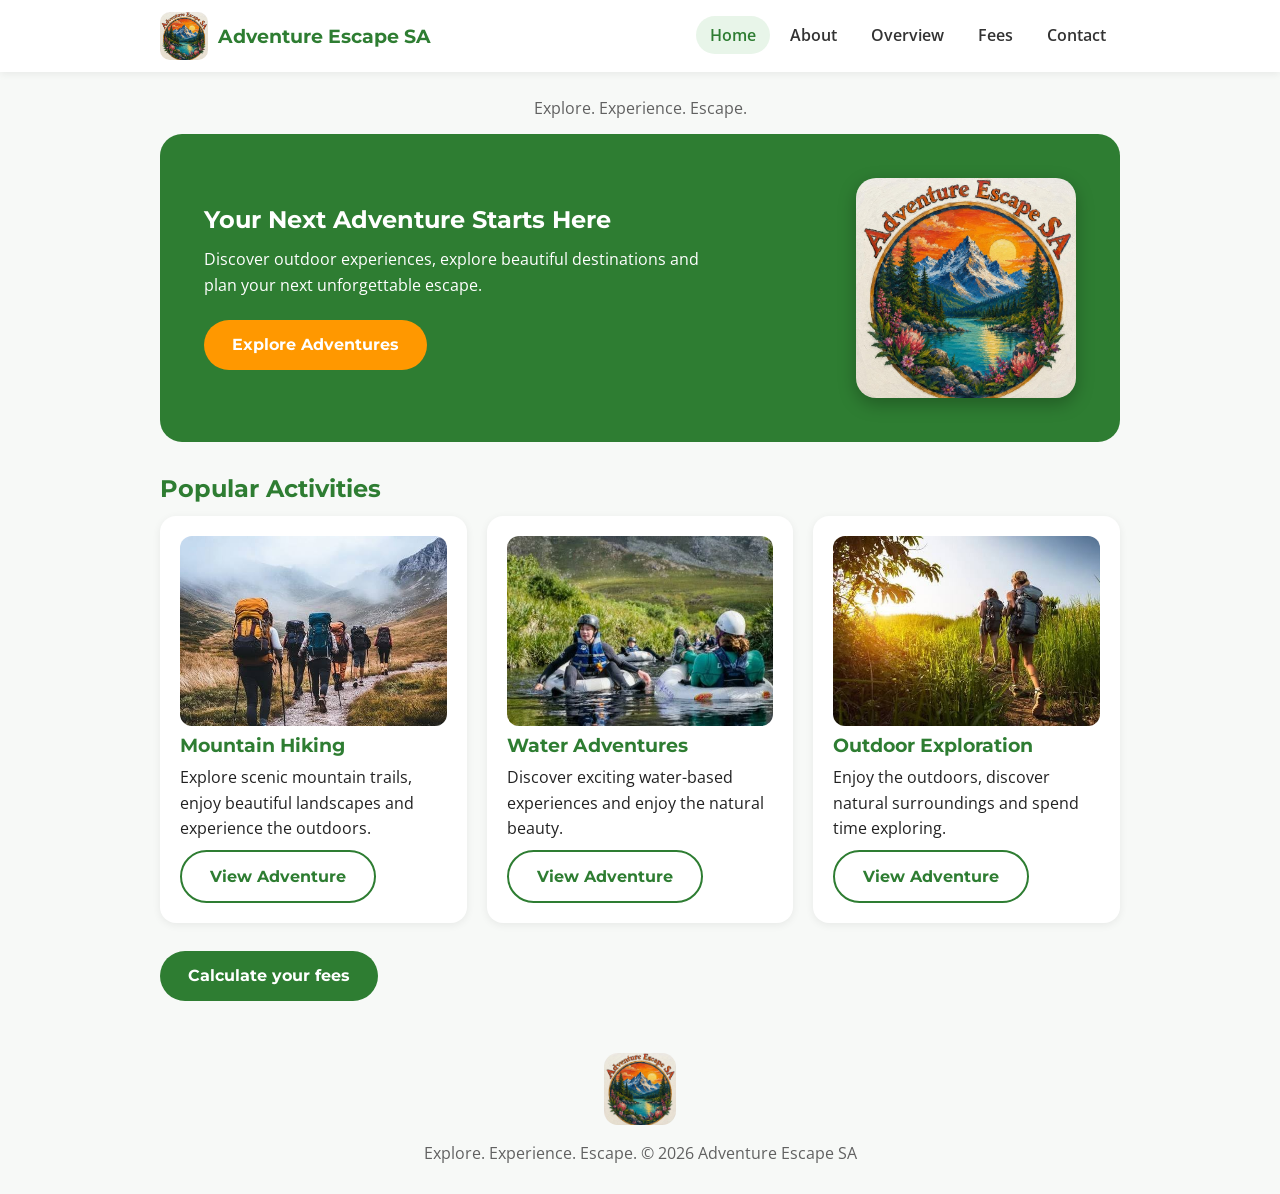
<file: index.html>
<!DOCTYPE html><html lang="en"><head><meta charset="UTF-8"><meta name="viewport" content="width=device-width,initial-scale=1"><title>Home | Adventure Escape SA</title><link href="https://fonts.googleapis.com/css2?family=Montserrat:wght@700&family=Open+Sans:wght@400;600&display=swap" rel="stylesheet"><link rel="icon" type="image/png" href="images/favicon.png"><link rel="stylesheet" href="style.css"></head><body>
<header><nav><a class="brand" href="index.html"><img class="brand-logo" src="images/logo.jpg" alt="" width="48" height="48"><span>Adventure Escape SA</span></a><ul><li><a class="active" href="index.html">Home</a></li><li><a href="about.html">About</a></li><li><a href="overview.html">Overview</a></li><li><a href="fees.html">Fees</a></li><li><a href="contact.html">Contact</a></li></ul></nav></header><main>
<p class="tag">Explore. Experience. Escape.</p>
<section class="hero hero-split"><div><h1>Your Next Adventure Starts Here</h1><p>Discover outdoor experiences, explore beautiful destinations and plan your next unforgettable escape.</p><a class="btn" href="overview.html">Explore Adventures</a></div><img class="hero-logo" src="images/logo.jpg" alt="Adventure Escape SA logo: a mountain lake at sunset" width="220" height="220"></section>
<h2>Popular Activities</h2>
<div class="grid">
<div class="card"><img class="card-img" src="images/hiking.jpg" alt="Hikers with backpacks walking along a misty mountain trail" loading="lazy"><h3>Mountain Hiking</h3><p>Explore scenic mountain trails, enjoy beautiful landscapes and experience the outdoors.</p><a class="btn outline" href="activity.html?a=hiking">View Adventure</a></div>
<div class="card"><img class="card-img" src="images/water.jpg" alt="Two people tubing down a calm river wearing helmets and life jackets" loading="lazy"><h3>Water Adventures</h3><p>Discover exciting water-based experiences and enjoy the natural beauty.</p><a class="btn outline" href="activity.html?a=water">View Adventure</a></div>
<div class="card"><img class="card-img" src="images/outdoor.jpg" alt="Two hikers walking through tall grass at sunrise" loading="lazy"><h3>Outdoor Exploration</h3><p>Enjoy the outdoors, discover natural surroundings and spend time exploring.</p><a class="btn outline" href="activity.html?a=outdoor">View Adventure</a></div>
</div>
<p style="margin-top:28px"><a class="btn green" href="fees.html">Calculate your fees</a></p>
</main><footer><img class="footer-logo" src="images/logo.jpg" alt="Adventure Escape SA logo" width="72" height="72"><br>Explore. Experience. Escape. &copy; 2026 Adventure Escape SA</footer><script src="script.js"></script></body></html>
</file>
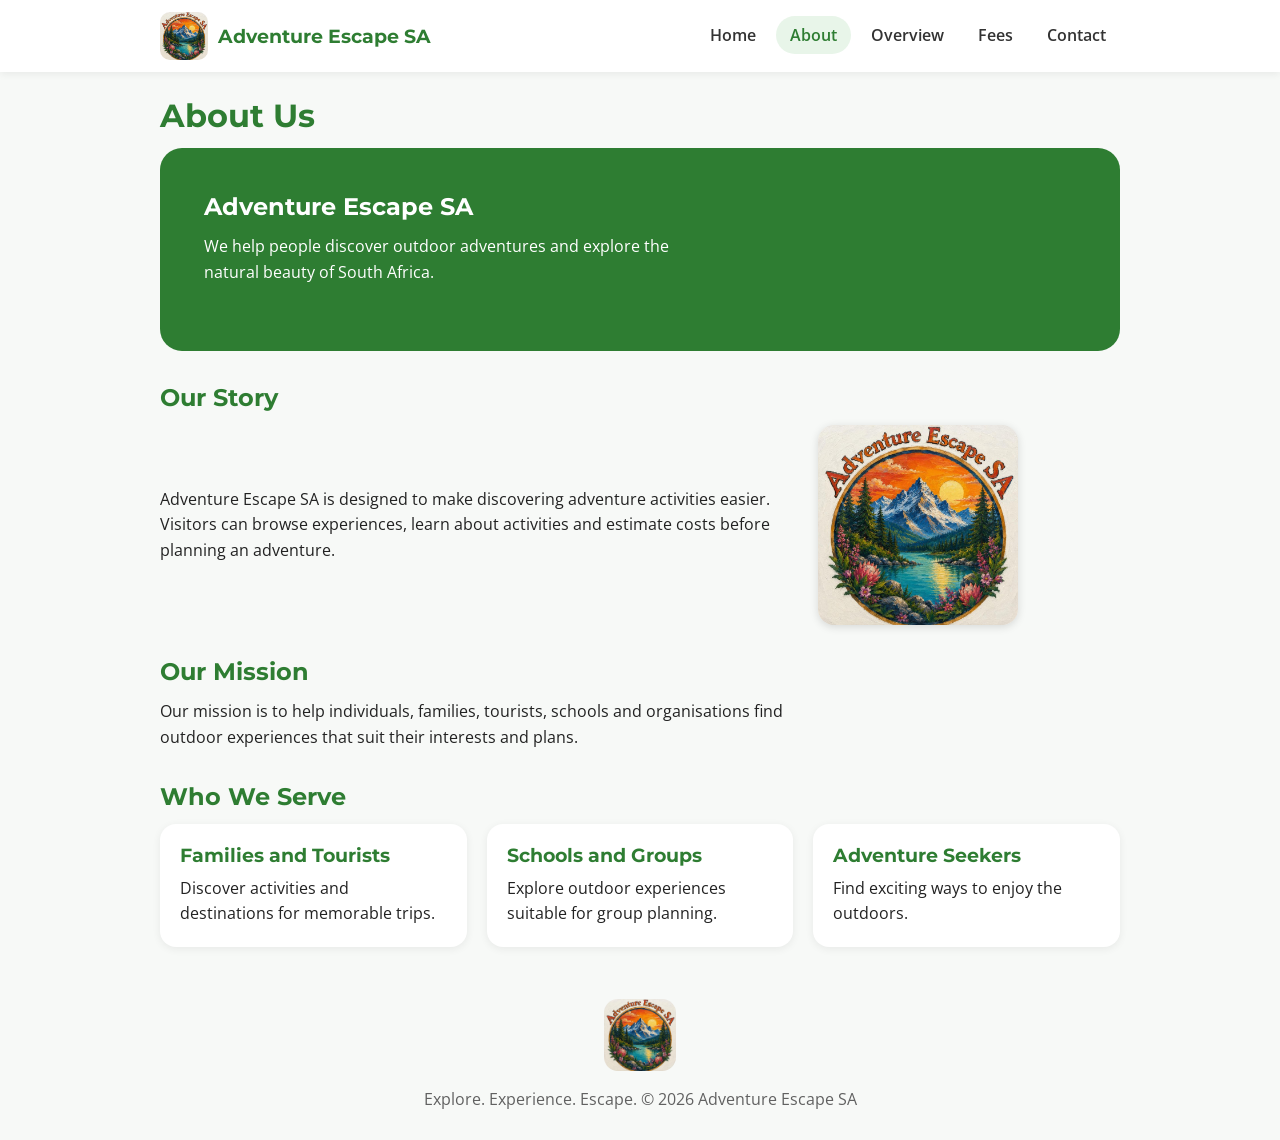
<file: about.html>
<!DOCTYPE html><html lang="en"><head><meta charset="UTF-8"><meta name="viewport" content="width=device-width,initial-scale=1"><title>About | Adventure Escape SA</title><link href="https://fonts.googleapis.com/css2?family=Montserrat:wght@700&family=Open+Sans:wght@400;600&display=swap" rel="stylesheet"><link rel="icon" type="image/png" href="images/favicon.png"><link rel="stylesheet" href="style.css"></head><body>
<header><nav><a class="brand" href="index.html"><img class="brand-logo" src="images/logo.jpg" alt="" width="48" height="48"><span>Adventure Escape SA</span></a><ul><li><a href="index.html">Home</a></li><li><a class="active" href="about.html">About</a></li><li><a href="overview.html">Overview</a></li><li><a href="fees.html">Fees</a></li><li><a href="contact.html">Contact</a></li></ul></nav></header><main>
<h1>About Us</h1>
<section class="hero"><h2 style="color:#fff;margin-top:0">Adventure Escape SA</h2><p>We help people discover outdoor adventures and explore the natural beauty of South Africa.</p></section>
<h2>Our Story</h2><div class="story"><p style="max-width:70ch">Adventure Escape SA is designed to make discovering adventure activities easier. Visitors can browse experiences, learn about activities and estimate costs before planning an adventure.</p><img class="story-logo" src="images/logo.jpg" alt="Adventure Escape SA logo" width="200" height="200" loading="lazy"></div>
<h2>Our Mission</h2><p style="max-width:70ch">Our mission is to help individuals, families, tourists, schools and organisations find outdoor experiences that suit their interests and plans.</p>
<h2>Who We Serve</h2>
<div class="grid">
<div class="card"><h3>Families and Tourists</h3><p>Discover activities and destinations for memorable trips.</p></div>
<div class="card"><h3>Schools and Groups</h3><p>Explore outdoor experiences suitable for group planning.</p></div>
<div class="card"><h3>Adventure Seekers</h3><p>Find exciting ways to enjoy the outdoors.</p></div>
</div>
</main><footer><img class="footer-logo" src="images/logo.jpg" alt="Adventure Escape SA logo" width="72" height="72"><br>Explore. Experience. Escape. &copy; 2026 Adventure Escape SA</footer><script src="script.js"></script></body></html>
</file>
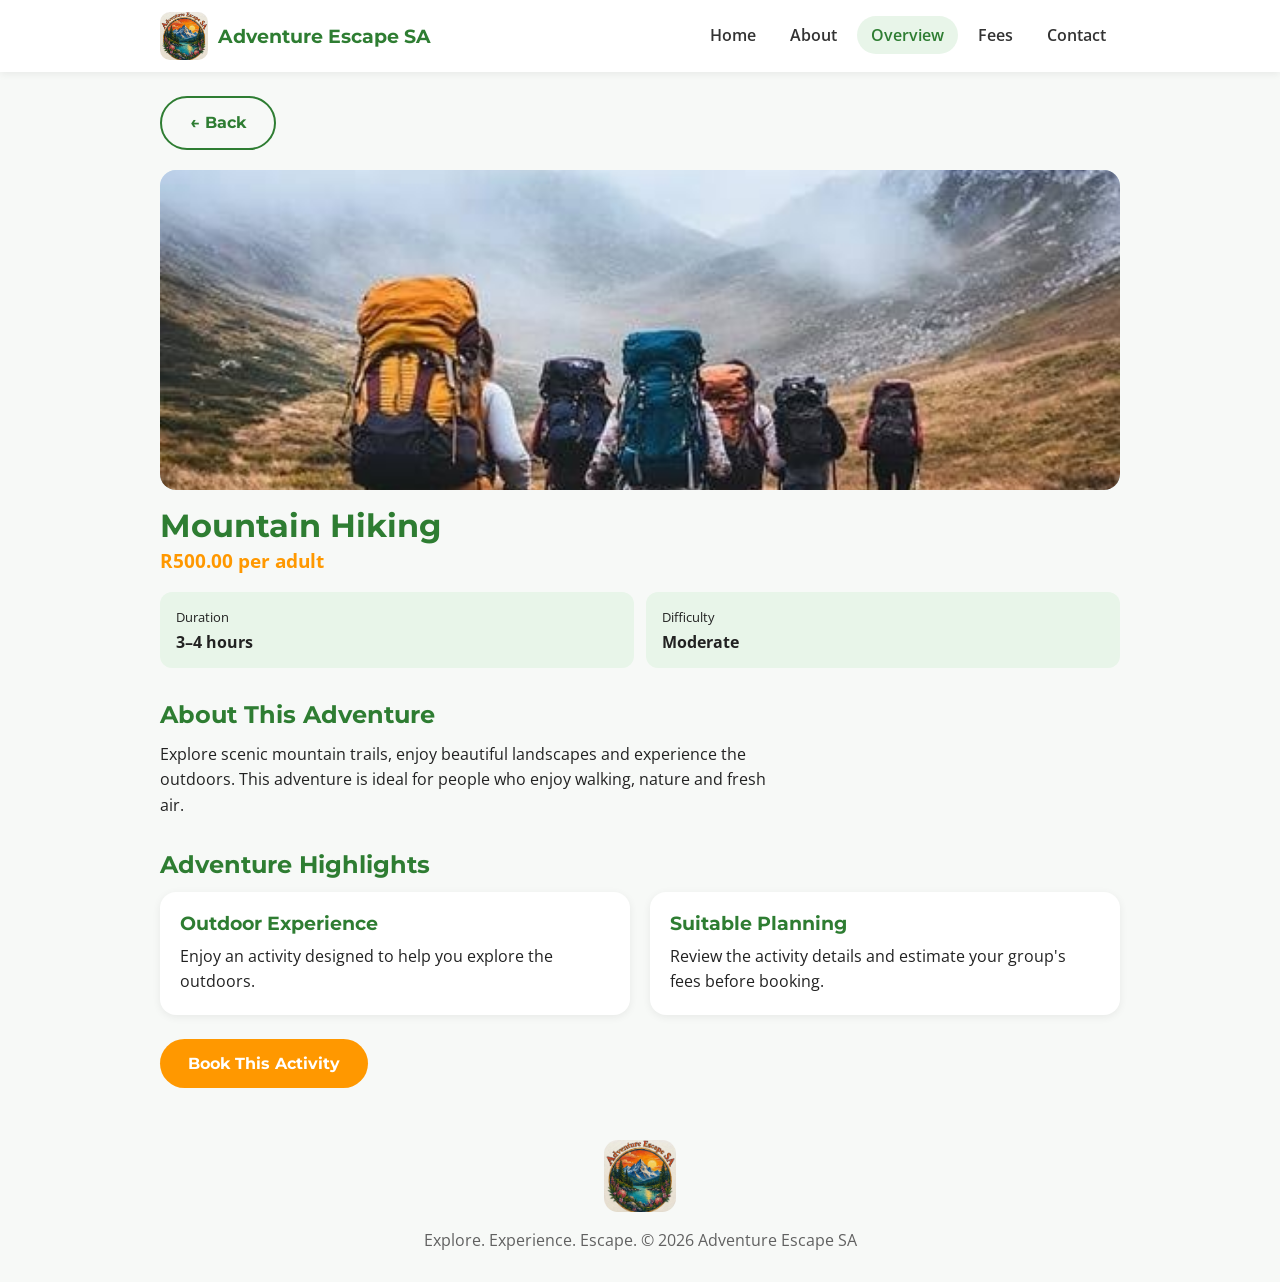
<file: activity.html>
<!DOCTYPE html><html lang="en"><head><meta charset="UTF-8"><meta name="viewport" content="width=device-width,initial-scale=1"><title>Activity | Adventure Escape SA</title><link href="https://fonts.googleapis.com/css2?family=Montserrat:wght@700&family=Open+Sans:wght@400;600&display=swap" rel="stylesheet"><link rel="icon" type="image/png" href="images/favicon.png"><link rel="stylesheet" href="style.css"></head><body>
<header><nav><a class="brand" href="index.html"><img class="brand-logo" src="images/logo.jpg" alt="" width="48" height="48"><span>Adventure Escape SA</span></a><ul><li><a href="index.html">Home</a></li><li><a href="about.html">About</a></li><li><a class="active" href="overview.html">Overview</a></li><li><a href="fees.html">Fees</a></li><li><a href="contact.html">Contact</a></li></ul></nav></header><main>
<p><a class="btn outline" href="overview.html">&larr; Back</a></p>
<div id="act" style="margin-top:20px"></div>
</main><footer><img class="footer-logo" src="images/logo.jpg" alt="Adventure Escape SA logo" width="72" height="72"><br>Explore. Experience. Escape. &copy; 2026 Adventure Escape SA</footer><script src="script.js"></script></body></html>
</file>
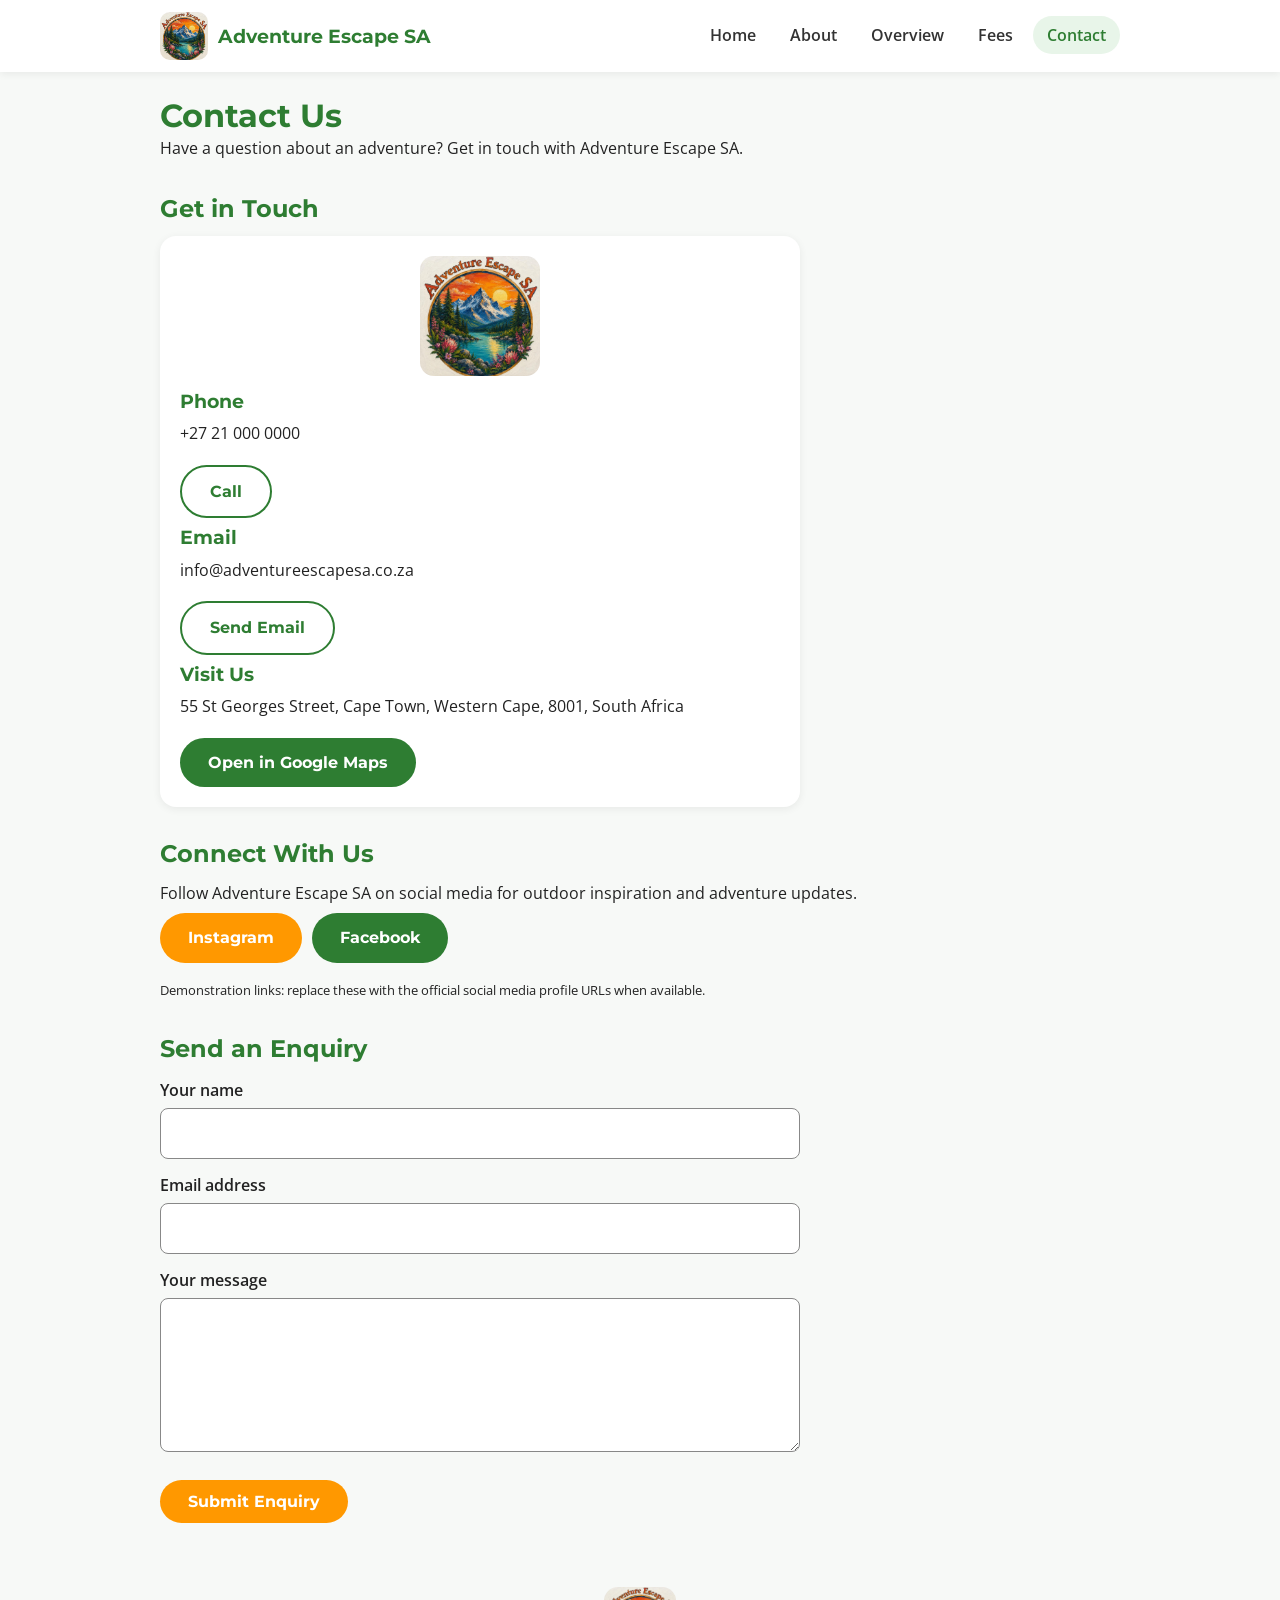
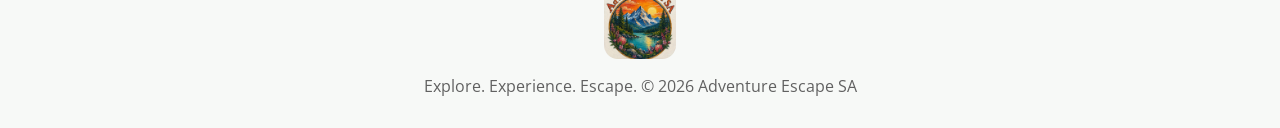
<file: contact.html>
<!DOCTYPE html><html lang="en"><head><meta charset="UTF-8"><meta name="viewport" content="width=device-width,initial-scale=1"><title>Contact | Adventure Escape SA</title><link href="https://fonts.googleapis.com/css2?family=Montserrat:wght@700&family=Open+Sans:wght@400;600&display=swap" rel="stylesheet"><link rel="icon" type="image/png" href="images/favicon.png"><link rel="stylesheet" href="style.css"></head><body>
<header><nav><a class="brand" href="index.html"><img class="brand-logo" src="images/logo.jpg" alt="" width="48" height="48"><span>Adventure Escape SA</span></a><ul><li><a href="index.html">Home</a></li><li><a href="about.html">About</a></li><li><a href="overview.html">Overview</a></li><li><a href="fees.html">Fees</a></li><li><a class="active" href="contact.html">Contact</a></li></ul></nav></header><main>
<h1>Contact Us</h1><p>Have a question about an adventure? Get in touch with Adventure Escape SA.</p>
<h2>Get in Touch</h2>
<div class="card contact-card"><img class="contact-logo" src="images/logo.jpg" alt="Adventure Escape SA logo" width="120" height="120" loading="lazy"><h3>Phone</h3><p>+27 21 000 0000</p><a class="btn outline" href="tel:+27210000000">Call</a>
<h3>Email</h3><p>info@adventureescapesa.co.za</p><a class="btn outline" href="mailto:info@adventureescapesa.co.za">Send Email</a>
<h3>Visit Us</h3><p>55 St Georges Street, Cape Town, Western Cape, 8001, South Africa</p><a class="btn green" target="_blank" rel="noopener" href="https://www.google.com/maps/search/?api=1&query=55+St+Georges+Street+Cape+Town">Open in Google Maps</a></div>
<h2>Connect With Us</h2><p>Follow Adventure Escape SA on social media for outdoor inspiration and adventure updates.</p>
<div class="row"><a class="btn" href="#">Instagram</a><a class="btn green" href="#">Facebook</a></div>
<p><small>Demonstration links: replace these with the official social media profile URLs when available.</small></p>
<h2>Send an Enquiry</h2>
<form id="enqForm"><label for="n">Your name</label><input id="n" required><label for="e">Email address</label><input id="e" type="email" required><label for="m">Your message</label><textarea id="m" rows="5" required></textarea><button class="btn" type="submit">Submit Enquiry</button><p id="msg" style="color:var(--g);margin-top:12px" aria-live="polite"></p></form>
</main><footer><img class="footer-logo" src="images/logo.jpg" alt="Adventure Escape SA logo" width="72" height="72"><br>Explore. Experience. Escape. &copy; 2026 Adventure Escape SA</footer><script src="script.js"></script></body></html>
</file>
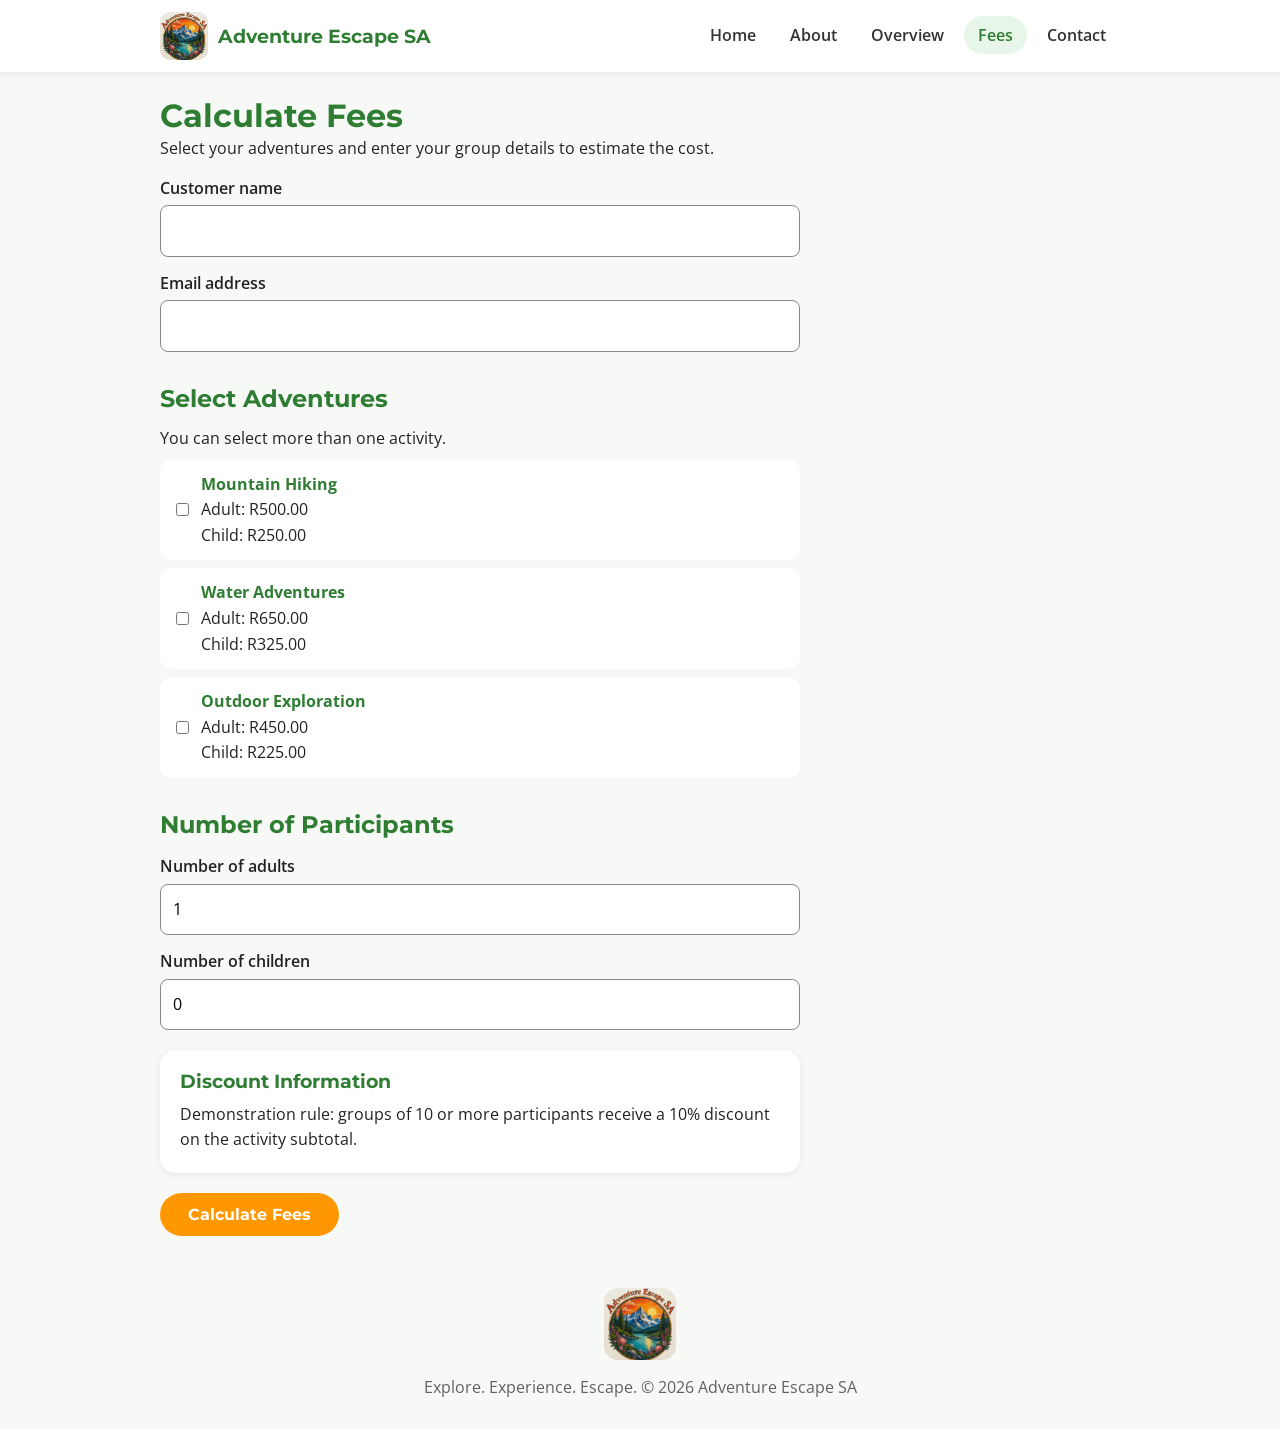
<file: fees.html>
<!DOCTYPE html><html lang="en"><head><meta charset="UTF-8"><meta name="viewport" content="width=device-width,initial-scale=1"><title>Fees | Adventure Escape SA</title><link href="https://fonts.googleapis.com/css2?family=Montserrat:wght@700&family=Open+Sans:wght@400;600&display=swap" rel="stylesheet"><link rel="icon" type="image/png" href="images/favicon.png"><link rel="stylesheet" href="style.css"></head><body>
<header><nav><a class="brand" href="index.html"><img class="brand-logo" src="images/logo.jpg" alt="" width="48" height="48"><span>Adventure Escape SA</span></a><ul><li><a href="index.html">Home</a></li><li><a href="about.html">About</a></li><li><a href="overview.html">Overview</a></li><li><a class="active" href="fees.html">Fees</a></li><li><a href="contact.html">Contact</a></li></ul></nav></header><main>
<h1>Calculate Fees</h1><p>Select your adventures and enter your group details to estimate the cost.</p>
<form id="feeForm">
<label for="cname">Customer name</label><input id="cname" required>
<label for="cemail">Email address</label><input id="cemail" type="email" required>
<h2>Select Adventures</h2><p>You can select more than one activity.</p><div id="list"></div>
<h2>Number of Participants</h2>
<label for="adults">Number of adults</label><input id="adults" type="number" min="0" value="1">
<label for="kids">Number of children</label><input id="kids" type="number" min="0" value="0">
<div class="card" style="margin-top:20px"><h3>Discount Information</h3><p>Demonstration rule: groups of 10 or more participants receive a 10% discount on the activity subtotal.</p></div>
<button class="btn" type="submit">Calculate Fees</button>
</form>
<div id="out" aria-live="polite"></div>
</main><footer><img class="footer-logo" src="images/logo.jpg" alt="Adventure Escape SA logo" width="72" height="72"><br>Explore. Experience. Escape. &copy; 2026 Adventure Escape SA</footer><script src="script.js"></script></body></html>
</file>
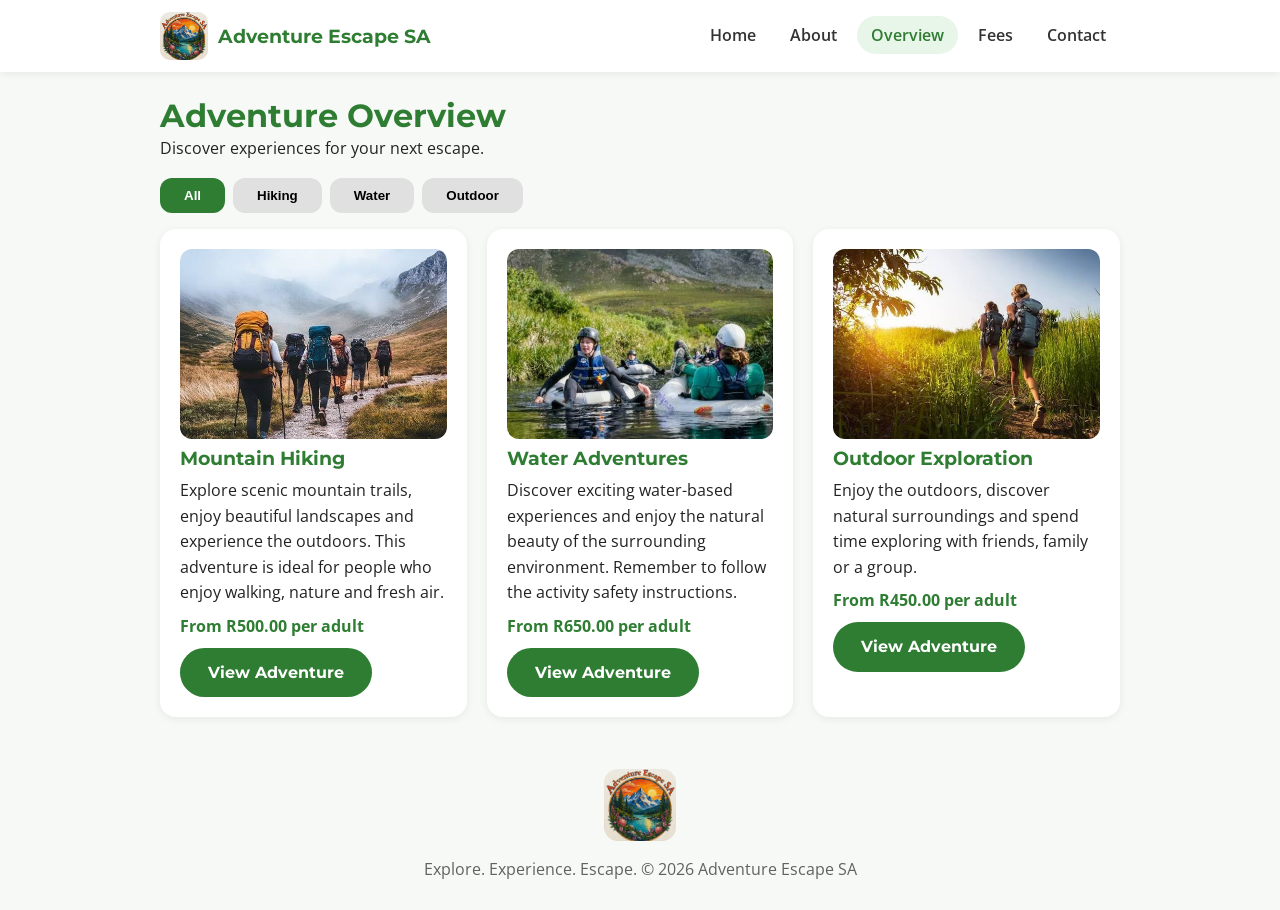
<file: overview.html>
<!DOCTYPE html><html lang="en"><head><meta charset="UTF-8"><meta name="viewport" content="width=device-width,initial-scale=1"><title>Overview | Adventure Escape SA</title><link href="https://fonts.googleapis.com/css2?family=Montserrat:wght@700&family=Open+Sans:wght@400;600&display=swap" rel="stylesheet"><link rel="icon" type="image/png" href="images/favicon.png"><link rel="stylesheet" href="style.css"></head><body>
<header><nav><a class="brand" href="index.html"><img class="brand-logo" src="images/logo.jpg" alt="" width="48" height="48"><span>Adventure Escape SA</span></a><ul><li><a href="index.html">Home</a></li><li><a href="about.html">About</a></li><li><a class="active" href="overview.html">Overview</a></li><li><a href="fees.html">Fees</a></li><li><a href="contact.html">Contact</a></li></ul></nav></header><main>
<h1>Adventure Overview</h1><p>Discover experiences for your next escape.</p>
<div class="filters"><button class="on" data-f="all">All</button><button data-f="hiking">Hiking</button><button data-f="water">Water</button><button data-f="outdoor">Outdoor</button></div>
<div class="grid" id="cards"></div>
</main><footer><img class="footer-logo" src="images/logo.jpg" alt="Adventure Escape SA logo" width="72" height="72"><br>Explore. Experience. Escape. &copy; 2026 Adventure Escape SA</footer><script src="script.js"></script></body></html>
</file>
<file: style.css>
:root{--g:#2E7D32;--o:#FF9800;--grey:#616161;--bg:#F7F9F7;--tint:#E8F5E9}
*{box-sizing:border-box;margin:0}
body{font-family:'Open Sans',sans-serif;background:var(--bg);color:#222;line-height:1.6}
h1,h2,h3,.btn,.brand{font-family:Montserrat,sans-serif}
h1,h2,h3{color:var(--g);line-height:1.25}
h2{margin:32px 0 12px}
header{background:#fff;box-shadow:0 2px 8px #0001;position:sticky;top:0;z-index:5}
nav{max-width:1000px;margin:auto;display:flex;flex-wrap:wrap;justify-content:space-between;align-items:center;padding:12px 20px;gap:8px}
.brand{font-weight:700;color:var(--g);text-decoration:none;font-size:1.2rem}
nav ul{display:flex;gap:6px;list-style:none;padding:0;flex-wrap:wrap}
nav ul a{padding:8px 14px;border-radius:20px;color:#333;text-decoration:none;font-weight:600}
nav ul a:hover,nav ul a.active{background:var(--tint);color:var(--g)}
a:focus-visible,button:focus-visible,input:focus-visible,textarea:focus-visible{outline:3px solid var(--o);outline-offset:2px}
main{max-width:1000px;margin:auto;padding:24px 20px}
.hero{background:var(--g);color:#fff;border-radius:22px;padding:44px;margin:12px 0 8px}
.hero h1{color:#fff;margin-bottom:12px}.hero p{max-width:55ch;margin-bottom:22px}
.tag{text-align:center;color:var(--grey);margin-bottom:8px}
.btn{display:inline-block;background:var(--o);color:#fff;border:0;padding:12px 28px;border-radius:30px;font-weight:700;font-size:1rem;cursor:pointer;text-decoration:none}
.btn.green{background:var(--g)}.btn.outline{background:none;color:var(--g);border:2px solid var(--g)}
.grid{display:grid;grid-template-columns:repeat(auto-fit,minmax(270px,1fr));gap:20px}
.card{background:#fff;border-radius:16px;padding:20px;box-shadow:0 2px 8px #0001;display:flex;flex-direction:column;gap:8px;align-items:flex-start}
.thumb{background:#D6EEFA;border-radius:12px;height:120px;width:100%;display:grid;place-items:center;font-size:3rem}
.price{color:var(--g);font-weight:700}.orange{color:var(--o);font-weight:700;font-size:1.2rem}
.tiles{display:flex;gap:12px;margin:16px 0}.tile{background:var(--tint);padding:12px 16px;border-radius:12px;flex:1}
.filters{display:flex;gap:8px;margin:16px 0;flex-wrap:wrap}
.filters button{background:#e0e0e0;border:0;padding:10px 24px;border-radius:12px;font-weight:600;cursor:pointer}
.filters button.on{background:var(--g);color:#fff}
form{max-width:640px}label{display:block;font-weight:600;margin:14px 0 4px}
input,textarea{width:100%;padding:12px;border:1px solid #888;border-radius:8px;font:inherit;background:#fff}
.check{display:flex;gap:12px;align-items:center;background:#fff;padding:12px 16px;border-radius:12px;margin:8px 0;font-weight:400;cursor:pointer}
.check input{width:auto}.check.sel{background:var(--tint)}
form .btn{margin-top:20px}
.result{background:var(--tint);border:2px solid var(--g);border-radius:16px;padding:20px;margin-top:20px;max-width:640px}
.result p{display:flex;justify-content:space-between}.total{font-size:1.3rem;font-weight:700;color:var(--g)}
.contact-card{max-width:640px}.contact-card p{margin-bottom:10px}.row{display:flex;gap:10px;flex-wrap:wrap;margin:6px 0 14px}
footer{text-align:center;padding:28px 20px;color:var(--grey)}
@media(max-width:600px){.hero{padding:26px}}
@media(prefers-reduced-motion:no-preference){.btn,nav ul a{transition:background .2s}}

/* ---- Images ---- */
.brand{display:flex;align-items:center;gap:10px}
.brand-logo{width:48px;height:48px;border-radius:10px;object-fit:cover}
.card-img{width:100%;height:190px;object-fit:cover;border-radius:12px;background:#D6EEFA}
.banner-img{width:100%;height:320px;object-fit:cover;object-position:center 40%;border-radius:16px;display:block;background:#D6EEFA}
.hero-split{display:flex;align-items:center;justify-content:space-between;gap:32px}
.hero-logo{width:220px;height:220px;border-radius:20px;object-fit:cover;flex-shrink:0;box-shadow:0 6px 18px #0004}
.story{display:flex;align-items:center;gap:28px;flex-wrap:wrap}
.story-logo{width:200px;height:200px;border-radius:16px;object-fit:cover;box-shadow:0 2px 8px #0002}
.contact-logo{width:120px;height:120px;border-radius:14px;object-fit:cover;align-self:center;margin-bottom:6px}
.footer-logo{width:72px;height:72px;border-radius:14px;object-fit:cover;margin-bottom:8px}
@media(max-width:700px){.hero-split{flex-direction:column;align-items:flex-start}.hero-logo{width:150px;height:150px}.banner-img{height:220px}.brand-logo{width:40px;height:40px}}
</file>
